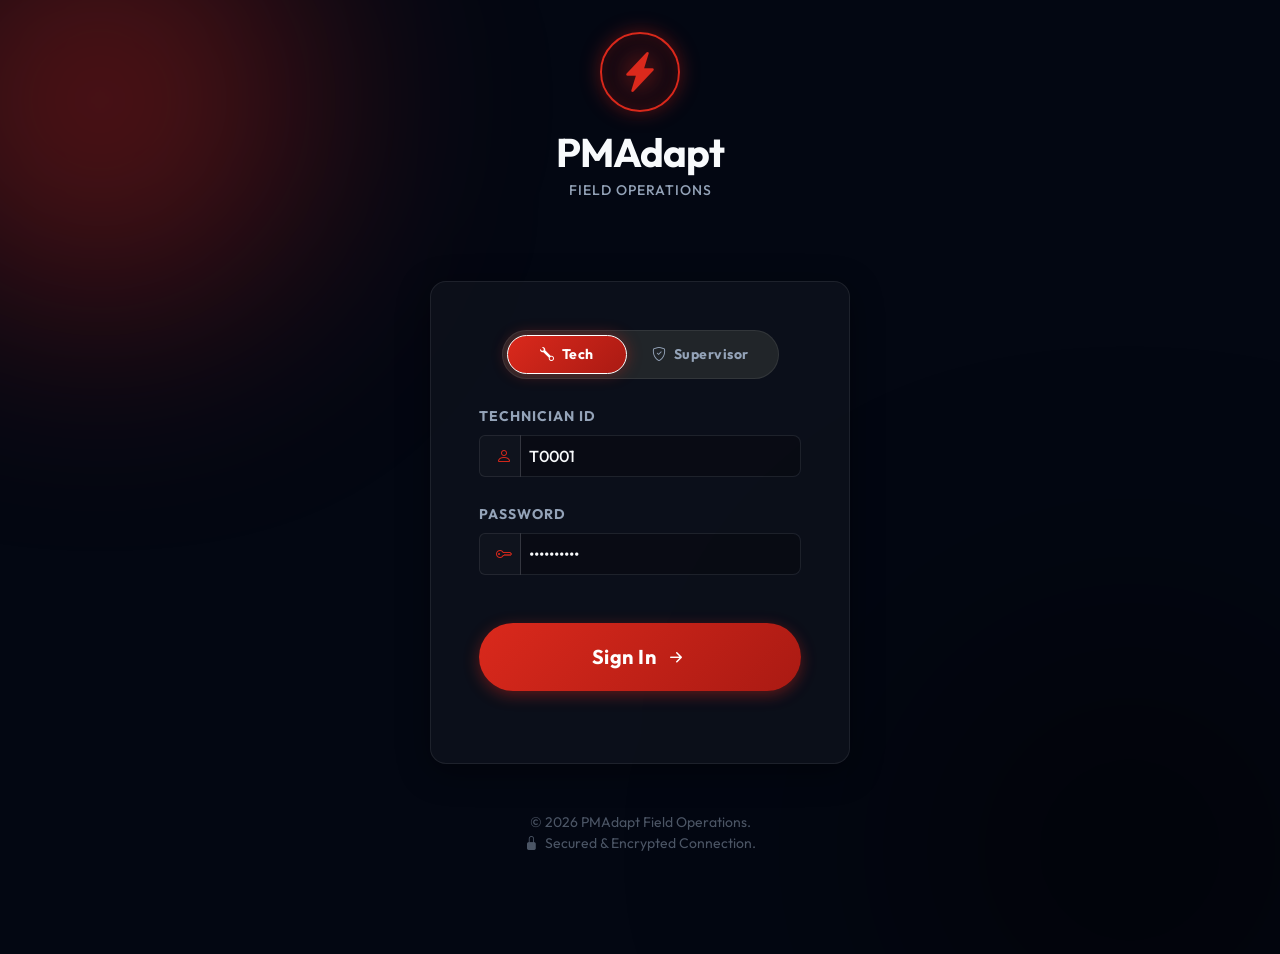
<file: frontend/index.html>
<!DOCTYPE html>
<html lang="en">

<head>
    <meta charset="UTF-8">
    <meta name="viewport" content="width=device-width, initial-scale=1.0, maximum-scale=1.0, user-scalable=no">
    <title>PMAdapt Field App</title>

    <!-- PWA Manifest -->
    <link rel="manifest" href="manifest.json">
    <meta name="theme-color" content="#0b1220">

    <!-- Bootstrap 5 CSS -->
    <link href="https://cdn.jsdelivr.net/npm/bootstrap@5.3.3/dist/css/bootstrap.min.css" rel="stylesheet"
        integrity="sha384-QWTKZyjpPEjISv5WaRU9OFeRpok6YctnYmDr5pNlyT2bRjXh0JMhjY6hW+ALEwIH" crossorigin="anonymous">
    <!-- Bootstrap Icons -->
    <link rel="stylesheet" href="https://cdn.jsdelivr.net/npm/bootstrap-icons@1.11.3/font/bootstrap-icons.min.css">

    <!-- Custom CSS -->
    <link rel="stylesheet" href="styles.css?v=4.1">
</head>

<body class="d-flex flex-column min-vh-100">

    <!-- Glowing Background Orbs -->
    <div class="orb orb-1"></div>
    <div class="orb orb-2"></div>

    <!-- Offline Badge -->
    <div id="offlineBadge" class="alert alert-warning mb-0 p-2 shadow-sm rounded-0" style="display: none;">
        <i class="bi bi-cloud-slash-fill me-2"></i>You are currently offline. Some features are limited.
    </div>

    <!-- Full Screen Loader Overlay -->
    <div id="loadingOverlay">
        <div class="glass-card p-4 p-sm-5 d-flex flex-column align-items-center justify-content-center text-center mx-3"
            style="border-radius: 20px; max-width: 320px; box-shadow: 0 10px 40px rgba(0,0,0,0.5); animation: fadeIn 0.3s ease;">
            <div class="bolt-loader text-primary mb-3">
                <i class="bi bi-lightning-charge-fill"
                    style="font-size: 3rem; filter: drop-shadow(0 0 15px var(--pm-primary-glow));"></i>
            </div>
            <div class="loader-title text-light fw-bold tracking-wide mb-2 fading-text"
                style="font-size: 1.1rem; letter-spacing: 0.5px;">Loading...</div>
            <div class="loader-subtitle text-muted small px-2 d-none fading-text"
                style="font-size: 0.85rem; line-height: 1.4;"></div>
        </div>
    </div>

    <!-- Global Toasts Container -->
    <div class="toast-container position-fixed bottom-0 end-0 p-3" style="z-index: 1055;"></div>

    <!-- Navbar (Hidden on login screen) -->
    <nav id="mainNav" class="navbar navbar-dark sticky-top d-none mt-3 px-4 position-relative"
        style="z-index: 1050; background: transparent !important;">
        <div class="container-fluid glass-card rounded-pill px-4 py-2 hover-glow"
            style="border: 1px solid var(--pm-glass-border)">
            <span class="navbar-brand mb-0 h1 d-flex align-items-center fs-4 fs-sm-3">
                <i class="bi bi-lightning-charge-fill me-1 me-sm-2 text-primary"
                    style="filter: drop-shadow(0 0 10px rgba(218, 41, 28, 0.8));"></i>
                <span class="tracking-wide">PMAdapt</span>
            </span>
            <div class="d-flex align-items-center gap-1 gap-sm-2 ms-auto">
                <button id="btnHistory"
                    class="btn btn-outline-primary border-secondary btn-sm rounded-pill px-2 px-sm-4 shadow-sm hover-glow text-light"
                    title="History">
                    <i class="bi bi-bell-fill text-light me-0 me-sm-1"></i>
                    <span class="d-none d-sm-inline">Updates</span>
                </button>
                <div id="navNetworkBadge"
                    class="badge bg-success px-2 px-sm-3 py-1 py-sm-2 rounded-pill shadow-sm d-flex align-items-center gap-1 gap-sm-2 border border-secondary"
                    title="Network Status" style="transition: all 0.3s ease;">
                    <i id="navNetworkIcon" class="bi bi-wifi text-light fs-6 fs-sm-5 lh-1"></i>
                    <span id="navNetworkText" class="d-none d-sm-inline text-light fw-medium">Online</span>
                </div>
                <span id="navRoleBadge"
                    class="badge nav-role-badge px-2 px-sm-3 py-1 py-sm-2 rounded-pill shadow-sm d-flex align-items-center gap-1 gap-sm-2 border border-secondary"
                    title="Tech">
                    <i class="bi bi-person-fill text-light fs-6 fs-sm-5 lh-1"></i>
                    <span class="d-none d-sm-inline text-light">Tech</span>
                </span>
                <button id="btnLogout"
                    class="btn btn-outline-danger btn-sm rounded-circle p-2 hover-glow d-flex align-items-center justify-content-center"
                    style="width: 36px; height: 36px; border-color: rgba(239, 68, 68, 0.5);" aria-label="Logout">
                    <i class="bi bi-power fs-5"></i>
                </button>
            </div>
        </div>
    </nav>

    <!-- Main Content Area -->
    <main class="container-fluid flex-grow-1 p-3">

        <!-- SCREEN 1: Login -->
        <div id="screen-login" class="app-screen active">
            <div class="d-flex flex-column justify-content-center align-items-center w-100" style="min-height: 80vh;">

                <!-- Logo Section -->
                <div class="text-center mb-5 hover-glow p-3 rounded-circle"
                    style="transition: all 0.3s ease; display: inline-block;">
                    <div class="text-white rounded-circle mb-3 d-inline-flex align-items-center justify-content-center hover-glow"
                        style="border: 2px solid var(--pm-primary); box-shadow: 0 0 20px var(--pm-primary-glow), inset 0 0 15px rgba(218, 41, 28, 0.2); width: 80px; height: 80px; background: rgba(218, 41, 28, 0.05);">
                        <i class="bi bi-lightning-charge-fill fs-1 text-primary"
                            style="filter: drop-shadow(0 0 15px rgba(218, 41, 28, 0.9));"></i>
                    </div>
                    <h2 class="fw-bold mb-1 tracking-tight" style="font-size: 2.5rem; letter-spacing: -1px;">PMAdapt
                    </h2>
                    <p class="text-muted fw-medium text-uppercase letter-spacing-1 small">Field Operations</p>
                </div>

                <!-- Login Card -->
                <div class="card glass-card p-5 mx-auto w-100" style="max-width: 420px;">

                    <!-- Role Switcher -->
                    <div class="d-flex justify-content-center mb-4">
                        <div class="bg-dark rounded-pill p-1 d-inline-flex border border-secondary"
                            style="border-color: var(--pm-glass-border) !important;">
                            <input type="radio" class="btn-check" name="roleSwitch" id="roleTech" autocomplete="off"
                                checked>
                            <label class="btn btn-sm rounded-pill px-4 py-2 transition-all fw-bold role-toggle-btn"
                                for="roleTech" style="min-width: 120px;">
                                <i class="bi bi-wrench me-1"></i> Tech
                            </label>

                            <input type="radio" class="btn-check" name="roleSwitch" id="roleSuper" autocomplete="off">
                            <label
                                class="btn btn-sm rounded-pill px-4 py-2 transition-all fw-bold role-toggle-btn text-muted"
                                for="roleSuper" style="min-width: 120px;">
                                <i class="bi bi-shield-check me-1"></i> Supervisor
                            </label>
                        </div>
                    </div>

                    <form id="loginForm">
                        <div class="mb-4">
                            <label for="loginTechId" id="loginIdLabel"
                                class="form-label text-muted small fw-bold letter-spacing-1 transition-all">TECHNICIAN
                                ID</label>
                            <div class="input-group">
                                <span class="input-group-text border-0 ps-3 pe-2"><i id="loginUserIcon"
                                        class="bi bi-person text-primary transition-all"></i></span>
                                <input type="text" class="form-control border-0 bg-transparent ps-2 py-2"
                                    id="loginTechId" placeholder="e.g. T0001" autocomplete="username" required>
                            </div>
                        </div>
                        <div class="mb-5">
                            <label for="loginPassword"
                                class="form-label text-muted small fw-bold letter-spacing-1">PASSWORD</label>
                            <div class="input-group">
                                <span class="input-group-text border-0 ps-3 pe-2"><i
                                        class="bi bi-key text-primary"></i></span>
                                <input type="password" class="form-control border-0 bg-transparent ps-2 py-2"
                                    id="loginPassword" placeholder="••••••••" autocomplete="current-password" required>
                            </div>
                        </div>
                        <button type="submit"
                            class="btn btn-primary w-100 py-3 fw-bold rounded-pill mb-4 fs-5 d-flex align-items-center justify-content-center gap-2">
                            Sign In <i class="bi bi-arrow-right-short fs-4"></i>
                        </button>
                    </form>
                </div>

                <!-- Footer Notes -->
                <div class="mt-auto pt-5 pb-2 text-center w-100">
                    <p class="small text-muted opacity-50 mb-0">© 2026 PMAdapt Field Operations.</p>
                    <p class="small text-muted opacity-50"><i class="bi bi-lock-fill me-1"></i> Secured & Encrypted
                        Connection.</p>
                </div>
            </div>
        </div>

        <!-- SCREEN 2: Asset Entry & Pre-Visit Int -->
        <div id="screen-asset" class="app-screen">
            <h4 class="fw-bold mb-4">Start Inspection</h4>

            <div class="card mb-4">
                <div class="card-body">
                    <form id="assetForm">
                        <label for="assetId" class="form-label text-muted small fw-bold">ASSET ID</label>
                        <div class="input-group">
                            <span class="input-group-text bg-dark border-secondary text-light"><i
                                    class="bi bi-upc-scan"></i></span>
                            <input type="text" class="form-control" id="assetId" value="GEN013" required>
                            <button class="btn btn-primary" type="submit" id="btnLookupAsset">Lookup</button>
                        </div>
                    </form>
                </div>
            </div>

            <div id="preVisitSection" class="d-none" style="padding-bottom: 120px;">
                <h6 class="text-muted fw-bold mb-3 mt-4 text-uppercase">Pre-Visit Intelligence</h6>
                <div class="card mb-3 border-warning bg-opacity-10 bg-warning">
                    <div class="card-body py-3 d-flex align-items-center">
                        <i class="bi bi-clock-history fs-3 text-warning me-3"></i>
                        <div>
                            <div class="h5 mb-0 fw-bold text-white" id="assetHoursOverdue">--</div>
                            <div class="small fw-semibold text-warning text-uppercase">Hours Overdue</div>
                        </div>
                    </div>
                </div>

                <div class="card mb-4">
                    <div class="card-body">
                        <h6 class="mb-2 fw-bold"><i class="bi bi-info-circle text-primary me-2"></i>Summary</h6>
                        <p id="assetSummary" class="text-muted small mb-0 placeholder-glow">
                            <span class="placeholder col-7"></span>
                            <span class="placeholder col-4"></span>
                            <span class="placeholder col-10"></span>
                        </p>
                    </div>
                </div>

                <h6 class="text-muted fw-bold mb-3 text-uppercase">Priority Agenda</h6>
                <div id="priorityAgendaList" class="d-flex flex-column gap-2 mb-4">
                    <!-- Agenda cards injected here -->
                </div>

                <div class="fixed-bottom p-3 bg-dark border-top border-secondary" style="z-index:1000">
                    <button id="btnBeginInspection" class="btn btn-success w-100 py-3 fw-bold rounded-pill shadow">
                        Begin Inspection <i class="bi bi-play-circle ms-2"></i>
                    </button>
                </div>
            </div>
        </div>

        <!-- SCREEN 3/4/5: Checklist Display -->
        <div id="screen-checklist" class="app-screen">
            <!-- Stepper Header -->
            <div id="stepperContainer" class="stepper mb-4 mt-2 px-3">
                <!-- Steps injected dynamically -->
            </div>

            <div class="d-flex justify-content-between align-items-center mb-3">
                <h5 id="currentCategoryTitle" class="mb-0 text-capitalize fw-bold text-white"><i
                        class="bi bi-battery me-2 text-primary"></i>Battery</h5>
                <span id="stepProgress" class="badge bg-secondary rounded-pill">Step 1 of 3</span>
            </div>

            <!-- Abnormal Banner -->
            <div id="abnormalBanner" class="alert alert-danger d-none shadow-sm align-items-center mb-4">
                <i class="bi bi-exclamation-triangle-fill fs-3 me-3"></i>
                <div>
                    <h6 class="alert-heading mb-0 fw-bold">Abnormal — Investigation Required</h6>
                    <small id="safetyLevelBadge" class="badge mt-1"></small>
                </div>
            </div>

            <div class="card mb-4 shadow-sm border-0 bg-dark">
                <div class="card-body">
                    <h5 id="taskText" class="fw-bold mb-3 text-white">Check battery terminals for corrosion.</h5>

                    <div class="bg-dark p-3 rounded mb-3 border border-secondary"
                        style="background-color: rgba(0,0,0,0.2) !important;">
                        <div class="d-flex mb-2">
                            <i class="bi bi-check-circle-fill text-success me-2 mt-1"></i>
                            <div>
                                <span class="d-block small fw-bold text-muted text-uppercase mb-1">Normal Hint</span>
                                <span id="normalHint" class="small text-light">Clean, tight, >12.4V</span>
                            </div>
                        </div>
                        <hr class="border-secondary my-2">
                        <div class="d-flex">
                            <i class="bi bi-x-circle-fill text-danger me-2 mt-1"></i>
                            <div>
                                <span class="d-block small fw-bold text-muted text-uppercase mb-1">Abnormal Hint</span>
                                <span id="abnormalHint" class="small text-light">White powder, loose, <12.4V< /span>
                            </div>
                        </div>
                    </div>

                    <!-- Quick Actions -->
                    <div id="quickActions" class="d-flex flex-column gap-3 mt-4 mb-2">
                        <button type="button" id="btnGoodPass"
                            class="btn btn-success py-3 fw-bold rounded-pill shadow-sm d-flex align-items-center justify-content-center"
                            style="background-color: #198754; border: none;">
                            <i class="bi bi-check-circle-fill fs-5 me-2"></i> Pass / Good Condition
                        </button>
                        <button type="button" id="btnFlagIssue"
                            class="btn btn-outline-danger py-3 fw-bold rounded-pill shadow-sm d-flex align-items-center justify-content-center text-light"
                            style="border: 2px solid var(--pm-primary);">
                            <i class="bi bi-flag-fill fs-5 me-2" style="color: var(--pm-primary);"></i> Flag Issue /
                            Record Observation
                        </button>
                    </div>

                    <form id="observationForm" class="d-none mt-4 border-top border-secondary pt-4">
                        <label class="form-label fw-bold text-muted small">YOUR OBSERVATION</label>
                        <div class="position-relative">
                            <textarea id="observationInput" class="form-control pe-5 pb-4" rows="3"
                                placeholder="Enter findings here..." required></textarea>
                            <button type="button" id="btnMic"
                                class="btn btn-link text-primary position-absolute bottom-0 end-0 p-2 me-1 mb-1 text-decoration-none">
                                <i class="bi bi-mic-fill fs-4"></i>
                            </button>
                        </div>

                        <button type="submit" id="btnSubmitObservation"
                            class="btn btn-primary w-100 py-3 mt-4 fw-bold rounded-pill shadow">
                            Submit Observation <i class="bi bi-arrow-up-circle ms-2"></i>
                        </button>
                    </form>
                </div>
            </div>

            <!-- Guidance Panel (Shows after normal submission) -->
            <div id="guidancePanel" class="card d-none mb-4 border-primary">
                <div class="card-header bg-primary text-white fw-bold">
                    <i class="bi bi-info-circle me-2"></i>Guidance
                </div>
                <div class="card-body">
                    <p id="guidanceInstruction" class="mb-3"></p>
                    <div id="guidanceNextStepList" class="mb-3"></div>
                    <button id="btnGuidanceContinue" class="btn btn-outline-primary w-100 py-2 rounded-pill fw-bold">
                        Continue to Next Step <i class="bi bi-arrow-right ms-2"></i>
                    </button>
                </div>
            </div>

            <!-- Followup Panel (Shows after abnormal submission) -->
            <div id="followupPanel" class="card d-none mb-4 border-danger">
                <div class="card-header bg-danger text-white fw-bold">
                    <i class="bi bi-cone-striped me-2"></i>Mandatory Actions
                </div>
                <div class="card-body">
                    <p id="followupInstruction" class="mb-3"></p>
                    <div id="followupNextStepList" class="mb-4"></div>
                    <button id="btnFollowupConfirm" class="btn btn-danger w-100 py-3 rounded-pill fw-bold shadow">
                        Done / Confirm Completed <i class="bi bi-check2-all ms-2"></i>
                    </button>
                </div>
            </div>

            <!-- Spacing for fixed bottom on other screens if needed, wait we don't have fixed bottom on this screen -->
            <div style="height: 60px;"></div>
        </div>


        <!-- SCREEN 6: End of Visit Summary -->
        <div id="screen-summary" class="app-screen">
            <div class="text-center mb-4 mt-2">
                <h4 class="fw-bold">Visit Summary</h4>
                <p class="text-muted">Review calculated risk and findings</p>
            </div>

            <div class="card border-0 shadow-sm mb-4">
                <div class="card-body text-center py-4 position-relative">
                    <h6 class="text-uppercase text-muted fw-bold mb-3">Operational Risk Index</h6>
                    <div class="d-flex justify-content-center align-items-center mb-2">
                        <h1 class="display-1 fw-bold mb-0" id="oriValue">0</h1><span
                            class="fs-4 text-muted ms-1">/100</span>
                    </div>
                    <div class="progress mt-3 mx-auto shadow-sm"
                        style="height: 10px; max-width: 250px; background-color: #1e293b;">
                        <div id="oriProgress" class="progress-bar transition-all" role="progressbar" style="width: 0%;"
                            aria-valuenow="0" aria-valuemin="0" aria-valuemax="100"></div>
                    </div>
                </div>
            </div>

            <div id="statusBanner" class="alert d-flex align-items-center shadow-sm mb-4">
                <i id="statusIcon" class="bi fs-3 me-3"></i>
                <div>
                    <h5 id="statusText" class="alert-heading mb-1 fw-bold">--</h5>
                    <div id="clearanceDecision" class="small fw-bold text-uppercase">--</div>
                </div>
            </div>

            <h6 class="text-muted fw-bold mb-3 text-uppercase">Risk Factors</h6>
            <div class="card mb-4 bg-dark">
                <div class="table-responsive">
                    <table class="table table-dark table-striped table-borderless mb-0">
                        <tbody id="riskBreakdownTable">
                            <!-- Risk rows injected here -->
                        </tbody>
                    </table>
                </div>
            </div>

            <h6 class="text-muted fw-bold mb-3 text-uppercase">Action Plan</h6>
            <div id="actionPlanList" class="mb-4 d-flex flex-column gap-3">
                <!-- Action plan cards injected here -->
            </div>

            <div class="d-grid mt-5 pt-3">
                <button id="btnCloseVisit" class="btn btn-success py-3 rounded-pill fw-bold shadow d-none">
                    Close Visit & Release Asset
                </button>
                <button id="btnSubmitEscalation"
                    class="btn btn-warning py-3 rounded-pill fw-bold shadow text-dark d-none">
                    Submit for Senior Review <i class="bi bi-shield-exclamation ms-2"></i>
                </button>
            </div>
        </div>


        <!-- SCREEN 7: Escalation Submitted (Polling) -->
        <div id="screen-escalation-pending" class="app-screen text-center mt-5">
            <div class="mb-4 position-relative d-inline-block">
                <div class="spinner-border text-warning" style="width: 5rem; height: 5rem; border-width: 0.25rem;"
                    role="status">
                    <span class="visually-hidden">Pending...</span>
                </div>
                <i class="bi bi-clock-history position-absolute top-50 start-50 translate-middle text-warning bg-dark rounded-circle"
                    style="font-size: 1.5rem; padding: 2px;"></i>
            </div>

            <h3 class="fw-bold mb-2">Approval Pending</h3>
            <p class="text-muted mb-4">Your visit requires supervisor override.</p>

            <div class="card bg-dark border-secondary text-start mx-auto shadow-sm" style="max-width: 400px;">
                <div class="card-body">
                    <div class="d-flex justify-content-between mb-2">
                        <span class="text-muted small fw-bold text-uppercase">Approver</span>
                        <span id="escApprover" class="text-light fw-bold">--</span>
                    </div>
                    <div class="d-flex justify-content-between mb-2">
                        <span class="text-muted small fw-bold text-uppercase">Urgency</span>
                        <span id="escUrgency" class="badge">--</span>
                    </div>
                    <hr class="border-secondary">
                    <div class="mb-1">
                        <span class="text-muted small fw-bold text-uppercase d-block mb-1">Brief</span>
                        <p id="escBrief" class="text-light small mb-0">--</p>
                    </div>
                </div>
            </div>

            <div class="mt-4 d-grid px-5">
                <button id="btnInspectAnother" class="btn btn-outline-warning rounded-pill py-2">
                    <i class="bi bi-plus-circle me-1"></i> Inspect Another Asset
                </button>
            </div>

            <div class="mt-5 text-muted small">
                <div class="pulsing-dot bg-warning me-2"></div> Waiting for response...
            </div>
        </div>


        <!-- SCREEN 8: Approval Received -->
        <div id="screen-escalation-approved" class="app-screen text-center mt-5">
            <div class="success-checkmark mb-4 shadow-sm">
                <i class="bi bi-check-lg"></i>
            </div>

            <h3 class="fw-bold mb-2 text-success">Approved</h3>
            <p class="text-muted mb-4">Supervisor has reviewed your findings and cleared the asset conditionally.</p>

            <div class="card border-success bg-opacity-10 bg-success text-start mx-auto shadow-sm mb-5"
                style="max-width: 400px; border-style: dashed;">
                <div class="card-body p-4">
                    <h6 class="text-success fw-bold mb-3"><i class="bi bi-chat-left-text me-2"></i>Supervisor
                        Instructions</h6>
                    <p id="approvedInstruction" class="mb-0 text-light fw-medium list-items-style"></p>
                </div>
            </div>

            <button id="btnFinish" class="btn btn-outline-success py-3 px-5 rounded-pill fw-bold shadow-sm mx-auto">
                Finish & Return Home
            </button>
        </div>


        <!-- SCREEN 9: History -->
        <div id="screen-history" class="app-screen">
            <div class="d-flex justify-content-between align-items-center mb-4">
                <h3 class="fw-bold mb-0">Inspection History</h3>
                <button id="btnBackFromHistory" class="btn btn-outline-secondary btn-sm rounded-pill px-3">
                    <i class="bi bi-arrow-left me-1"></i> Back
                </button>
            </div>

            <div id="historyList" class="history-list d-flex flex-column gap-3">
                <!-- History cards injected here -->
                <div class="text-center p-5 text-muted opacity-50">
                    <i class="bi bi-journal-text fs-1 mb-3"></i>
                    <p>No past inspections found.</p>
                </div>
            </div>
        </div>

    </main>

    <!-- Bootstrap 5 JS Bundle (local - CDN was blocked) -->
    <script src="bootstrap.bundle.min.js"></script>

    <!-- Main App Logic -->
    <script src="app.js?v=5.2"></script>
    <script>
        if ('serviceWorker' in navigator) {
            window.addEventListener('load', () => {
                navigator.serviceWorker.register('/sw.js').catch(err => {
                    console.log('ServiceWorker registration failed: ', err);
                });
            });
        }
    </script>
</body>

</html>
</file>
<file: frontend/styles.css>
@import url('https://fonts.googleapis.com/css2?family=Outfit:wght@300;400;500;600;700;800&display=swap');

:root {
  /* Premium Dark / Cyberpunk Aesthetic */
  --pm-bg: #030712;
  /* Extreme dark gray/black */
  --pm-card: rgba(17, 24, 39, 0.6);
  /* Translucent dark gray */
  --pm-glass-border: rgba(255, 255, 255, 0.08);
  --pm-glass-bg: rgba(20, 25, 35, 0.5);

  /* Cummins Guidanz Accents */
  --pm-primary: #DA291C;
  /* Cummins Red */
  --pm-primary-glow: rgba(218, 41, 28, 0.4);
  --pm-primary-hover: #b91d12;
  /* Darker Red */

  --pm-secondary: #000000;
  /* Cummins Black */
  --pm-secondary-glow: rgba(0, 0, 0, 0.4);

  --pm-success: #10b981;
  /* Emerald */
  --pm-warning: #f59e0b;
  /* Amber */
  --pm-danger: #ef4444;
  /* Rose */

  --pm-text: #f8fafc;
  --pm-text-muted: #94a3b8;
  --pm-border: #1e293b;
}

/* Force Bootstrap Overrides for Cummins Theme */
.text-primary {
  color: var(--pm-primary) !important;
}

.bg-primary {
  background-color: var(--pm-primary) !important;
}

.border-primary {
  border-color: var(--pm-primary) !important;
}

/* Override Success with Cummins aesthetics */
.btn-success {
  background: linear-gradient(135deg, var(--pm-primary) 0%, #aa1a13 100%) !important;
  border: none !important;
  box-shadow: 0 4px 15px var(--pm-primary-glow) !important;
  color: white !important;
}

.btn-success:hover,
.btn-success:focus {
  background: linear-gradient(135deg, var(--pm-primary-hover) 0%, #82100a 100%) !important;
  box-shadow: 0 6px 20px var(--pm-primary-glow) !important;
  transform: translateY(-2px);
  color: white !important;
}

/* Role Switcher Toggle */
.btn-check:checked+.role-toggle-btn {
  background: linear-gradient(135deg, var(--pm-primary) 0%, #aa1a13 100%);
  color: white !important;
  box-shadow: 0 0 15px var(--pm-primary-glow);
}

.btn-check:not(:checked)+.role-toggle-btn:hover {
  background: rgba(255, 255, 255, 0.05);
  color: white !important;
}

/* Standardize Toast/Popups */
.toast {
  background-color: var(--pm-bg) !important;
  border: 1px solid var(--pm-glass-border) !important;
  box-shadow: 0 10px 30px rgba(0, 0, 0, 0.8) !important;
}

.toast-header {
  background-color: rgba(218, 41, 28, 0.1) !important;
  color: #fff !important;
  border-bottom: 1px solid var(--pm-glass-border) !important;
}

.toast-body {
  color: #fff !important;
}

body {
  background-color: var(--pm-bg);
  color: var(--pm-text);
  font-family: 'Outfit', system-ui, -apple-system, sans-serif;
  -webkit-font-smoothing: antialiased;
  padding-bottom: 60px;
  /* space for mobile */
  position: relative;
  overflow-x: hidden;
  min-height: 100vh;
}

/* Background Animated Orbs */
.orb {
  position: fixed;
  border-radius: 50%;
  filter: blur(120px);
  z-index: -1;
  animation: floatOrb 20s infinite alternate ease-in-out;
}

.orb-1 {
  width: 400px;
  height: 400px;
  background: var(--pm-primary-glow);
  top: -100px;
  left: -100px;
}

.orb-2 {
  width: 500px;
  height: 500px;
  background: var(--pm-secondary-glow);
  bottom: -200px;
  right: -100px;
  animation-delay: -10s;
}

@keyframes floatOrb {
  0% {
    transform: translate(0, 0) scale(1);
  }

  50% {
    transform: translate(100px, 50px) scale(1.1);
  }

  100% {
    transform: translate(-50px, 100px) scale(0.9);
  }
}

/* Typography Overrides */
h1,
h2,
h3,
h4,
h5,
h6 {
  font-weight: 700;
  letter-spacing: -0.02em;
}

/* Premium Glass Cards */
.glass-card {
  background-color: var(--pm-glass-bg) !important;
  backdrop-filter: blur(20px);
  -webkit-backdrop-filter: blur(20px);
  border: 1px solid var(--pm-glass-border) !important;
  border-radius: 16px !important;
  box-shadow: 0 8px 32px rgba(0, 0, 0, 0.4) !important;
  color: var(--pm-text);
  transition: transform 0.3s ease, box-shadow 0.3s ease, border-color 0.3s ease;
}

.hover-glow:hover {
  transform: translateY(-4px);
  border-color: rgba(218, 41, 28, 0.3) !important;
  box-shadow: 0 12px 40px rgba(0, 0, 0, 0.5), 0 0 20px var(--pm-primary-glow) !important;
}

/* Base Card overrides if glass isn't used explicitly everywhere */
.card {
  background-color: var(--pm-card);
  border: 1px solid var(--pm-border);
  border-radius: 12px;
  color: var(--pm-text);
  transition: transform 0.2s ease;
}

.card-header,
.card-footer {
  background-color: rgba(255, 255, 255, 0.02) !important;
  border-color: var(--pm-glass-border) !important;
}

/* Custom Nav (Floating Pill style) */
.navbar-floating {
  background-color: var(--pm-glass-bg) !important;
  backdrop-filter: blur(16px);
  -webkit-backdrop-filter: blur(16px);
  border: 1px solid var(--pm-glass-border) !important;
  border-radius: 50px;
  box-shadow: 0 4px 24px rgba(0, 0, 0, 0.4);
  margin-top: 15px;
  padding: 0.5rem 1rem !important;
}

.navbar-brand {
  color: var(--pm-text) !important;
  font-weight: 800;
  letter-spacing: 0.5px;
}

.navbar-brand i {
  text-shadow: 0 0 10px var(--pm-primary-glow);
}

.nav-role-badge {
  background: linear-gradient(135deg, var(--pm-primary) 0%, var(--pm-secondary) 100%);
  color: #fff;
  font-weight: 600;
  box-shadow: 0 2px 10px var(--pm-secondary-glow);
  border: none;
}

/* Buttons */
.btn {
  font-weight: 600;
  letter-spacing: 0.5px;
  transition: all 0.3s ease;
}

.btn-primary {
  background: linear-gradient(135deg, var(--pm-primary) 0%, #aa1a13 100%);
  border: none;
  box-shadow: 0 4px 15px var(--pm-primary-glow);
  color: white;
}

.btn-primary:hover,
.btn-primary:focus {
  background: linear-gradient(135deg, var(--pm-primary-hover) 0%, #82100a 100%);
  box-shadow: 0 6px 20px var(--pm-primary-glow);
  transform: translateY(-2px);
  color: white;
}

.btn-outline-primary {
  border: 1px solid var(--pm-primary);
  color: var(--pm-primary);
  background: rgba(218, 41, 28, 0.05);
}

.btn-outline-primary:hover {
  background: var(--pm-primary);
  color: #fff;
  box-shadow: 0 4px 15px var(--pm-primary-glow);
}

.btn-warning {
  background: linear-gradient(135deg, var(--pm-warning) 0%, #d97706 100%);
  border: none;
  box-shadow: 0 4px 15px rgba(245, 158, 11, 0.4);
  color: #fff !important;
}

.btn-warning:hover {
  transform: translateY(-2px);
  box-shadow: 0 6px 20px rgba(245, 158, 11, 0.5);
}

/* Form Controls */
.form-control {
  background-color: rgba(0, 0, 0, 0.2) !important;
  border: 1px solid var(--pm-glass-border) !important;
  color: var(--pm-text) !important;
  border-radius: 8px;
  font-weight: 500;
  transition: all 0.3s ease;
}

.form-control:focus {
  background-color: rgba(0, 0, 0, 0.4) !important;
  border-color: var(--pm-primary) !important;
  box-shadow: 0 0 0 4px var(--pm-primary-glow) !important;
}

.input-group-text {
  background-color: rgba(255, 255, 255, 0.02) !important;
  border: 1px solid var(--pm-glass-border) !important;
  color: var(--pm-text-muted) !important;
}

/* Screen routing via CSS classes */
.app-screen {
  display: none;
  animation: fadeIn 0.4s cubic-bezier(0.16, 1, 0.3, 1) forwards;
}

.app-screen.active {
  display: block;
}

/* Offline Badge */
#offlineBadge {
  display: none;
  position: fixed;
  top: 0;
  left: 0;
  right: 0;
  z-index: 2000;
  text-align: center;
  border-radius: 0;
  background: linear-gradient(90deg, var(--pm-warning), var(--pm-danger));
  border: none;
  color: white;
  font-weight: 600;
}

body.offline #offlineBadge {
  display: block;
}

/* Full screen loader overlay */
#loadingOverlay {
  position: fixed;
  inset: 0;
  background-color: rgba(3, 7, 18, 0.9);
  backdrop-filter: blur(10px);
  -webkit-backdrop-filter: blur(10px);
  z-index: 3000;
  display: none;
  align-items: center;
  justify-content: center;
  flex-direction: column;
}

#loadingOverlay.active {
  display: flex;
}

/* Custom Loader Animations */
.bolt-loader {
  animation: pulse-glow 1.5s infinite alternate;
}

.fading-text {
  animation: fade-text 2.5s infinite;
}

@keyframes pulse-glow {
  0% {
    transform: scale(0.9);
    filter: drop-shadow(0 0 10px rgba(218, 41, 28, 0.4));
  }

  100% {
    transform: scale(1.1);
    filter: drop-shadow(0 0 30px rgba(218, 41, 28, 1));
  }
}

@keyframes fade-text {

  0%,
  100% {
    opacity: 0.3;
  }

  50% {
    opacity: 1;
  }
}

/* Animations */
@keyframes fadeIn {
  from {
    opacity: 0;
    transform: translateY(20px);
  }

  to {
    opacity: 1;
    transform: translateY(0);
  }
}

/* List Items (Tech App / Supervisor) */
.list-item-card {
  transition: all 0.3s cubic-bezier(0.4, 0, 0.2, 1);
  border: 1px solid transparent !important;
}

.list-item-card:hover {
  background-color: rgba(255, 255, 255, 0.05) !important;
  border: 1px solid var(--pm-glass-border) !important;
  transform: translateX(4px);
}

.list-item-active {
  background: linear-gradient(90deg, rgba(218, 41, 28, 0.1) 0%, transparent 100%) !important;
  border-left: 4px solid var(--pm-primary) !important;
}

/* Badges */
.badge {
  font-weight: 700;
  letter-spacing: 0.5px;
  border-radius: 6px;
  padding: 0.35em 0.65em;
}

/* Modals / Offcanvas overrides */
.modal-content,
.offcanvas {
  background-color: var(--pm-bg) !important;
  background-image: linear-gradient(to bottom, rgba(255, 255, 255, 0.03), transparent);
  color: var(--pm-text);
  border: 1px solid var(--pm-glass-border) !important;
  border-radius: 20px;
  box-shadow: 0 25px 50px -12px rgba(0, 0, 0, 0.5);
}

.modal-header,
.offcanvas-header {
  border-bottom: 1px solid var(--pm-glass-border) !important;
}

.modal-footer {
  border-top: 1px solid var(--pm-glass-border) !important;
}

.btn-close {
  filter: invert(1) grayscale(100%) brightness(200%);
  opacity: 0.5;
  transition: opacity 0.2s;
}

.btn-close:hover {
  opacity: 1;
}

/* Custom Scrollbar */
::-webkit-scrollbar {
  width: 8px;
  height: 8px;
}

::-webkit-scrollbar-track {
  background: transparent;
}

::-webkit-scrollbar-thumb {
  background: rgba(255, 255, 255, 0.1);
  border-radius: 10px;
}

::-webkit-scrollbar-thumb:hover {
  background: rgba(255, 255, 255, 0.2);
}

/* Utilities */
.text-muted {
  color: var(--pm-text-muted) !important;
}

.text-primary {
  color: var(--pm-primary) !important;
}

.letter-spacing-1 {
  letter-spacing: 1px;
}

/* History specific */
.history-card {
  transition: transform 0.3s ease, box-shadow 0.3s ease;
  cursor: pointer;
  background: var(--pm-glass-bg);
  border: 1px solid var(--pm-glass-border);
  border-radius: 12px;
}

.history-card:hover {
  transform: translateY(-4px);
  box-shadow: 0 10px 25px rgba(0, 0, 0, 0.4) !important;
  border-color: rgba(255, 255, 255, 0.15) !important;
}

/* Dashboard detail sections */
.analytical-widget {
  background: rgba(0, 0, 0, 0.3);
  border: 1px solid var(--pm-glass-border);
  border-radius: 12px;
  padding: 20px;
  height: 100%;
}

/* Supervisor Side Panel overrides */
#escalationList {
  background-color: transparent !important;
  border: none !important;
}

/* Stepper Customization */
.stepper {
  display: flex;
  justify-content: space-between;
  align-items: center;
  position: relative;
  margin-bottom: 2rem;
}

.stepper::before {
  content: "";
  position: absolute;
  top: 50%;
  left: 0;
  right: 0;
  height: 2px;
  background-color: var(--pm-glass-border);
  z-index: 0;
  transform: translateY(-50%);
}

.step {
  width: 36px;
  height: 36px;
  border-radius: 50%;
  background-color: var(--pm-surface);
  border: 2px solid var(--pm-glass-border);
  color: var(--pm-text-muted);
  display: flex;
  align-items: center;
  justify-content: center;
  font-weight: 600;
  font-size: 0.9rem;
  z-index: 1;
  transition: all 0.3s ease;
}

.step.active {
  background-color: var(--pm-primary);
  border-color: var(--pm-primary);
  color: white;
  box-shadow: 0 0 15px var(--pm-primary-glow);
}

.step.completed {
  background-color: var(--pm-success);
  border-color: var(--pm-success);
  color: white;
}
</file>
